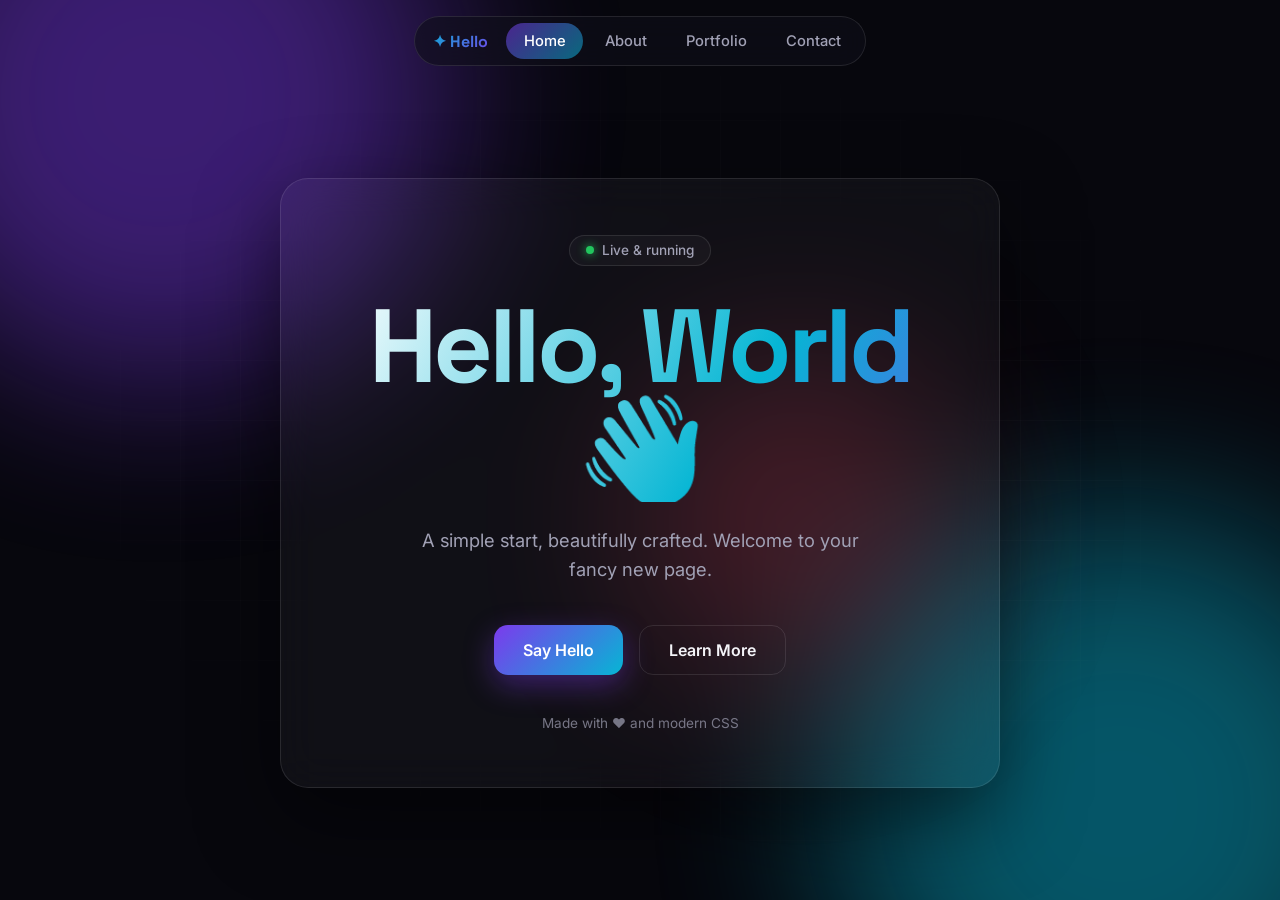
<file: index.html>
<!DOCTYPE html>
<html lang="en">
<head>
  <meta charset="UTF-8" />
  <meta name="viewport" content="width=device-width, initial-scale=1.0" />
  <title>Hello World</title>
  <link rel="preconnect" href="https://fonts.googleapis.com" />
  <link rel="preconnect" href="https://fonts.gstatic.com" crossorigin />
  <link href="https://fonts.googleapis.com/css2?family=Inter:wght@400;500;600&family=Space+Grotesk:wght@600;700&display=swap" rel="stylesheet" />
  <link rel="stylesheet" href="style.css" />
</head>
<body>
  <div class="blob one"></div>
  <div class="blob two"></div>
  <div class="blob three"></div>

  <nav>
    <a class="logo" href="index.html">✦ Hello</a>
    <a class="link active" href="index.html">Home</a>
    <a class="link" href="about.html">About</a>
    <a class="link" href="myportfolio.html">Portfolio</a>
    <a class="link" href="contact.html">Contact</a>
  </nav>

  <div class="page">
    <main>
      <span class="badge"><span class="dot"></span> Live &amp; running</span>
      <h1>Hello, World <span class="wave">👋</span></h1>
      <p class="lead">A simple start, beautifully crafted. Welcome to your fancy new page.</p>
      <div class="actions">
        <button class="btn btn-primary" id="greet">Say Hello</button>
        <a class="btn btn-ghost" href="about.html">Learn More</a>
      </div>
      <footer>Made with ❤️ and modern CSS</footer>
    </main>
  </div>

  <script>
    const greetings = ["Hello", "Hola", "Bonjour", "Ciao", "こんにちは", "Hallo", "Salaam", "Olá", "안녕하세요", "Namaste"];
    let i = 0;
    document.getElementById("greet").addEventListener("click", () => {
      i = (i + 1) % greetings.length;
      document.querySelector("h1").firstChild.textContent = greetings[i] + ", World ";
    });
  </script>
</body>
</html>
</file>
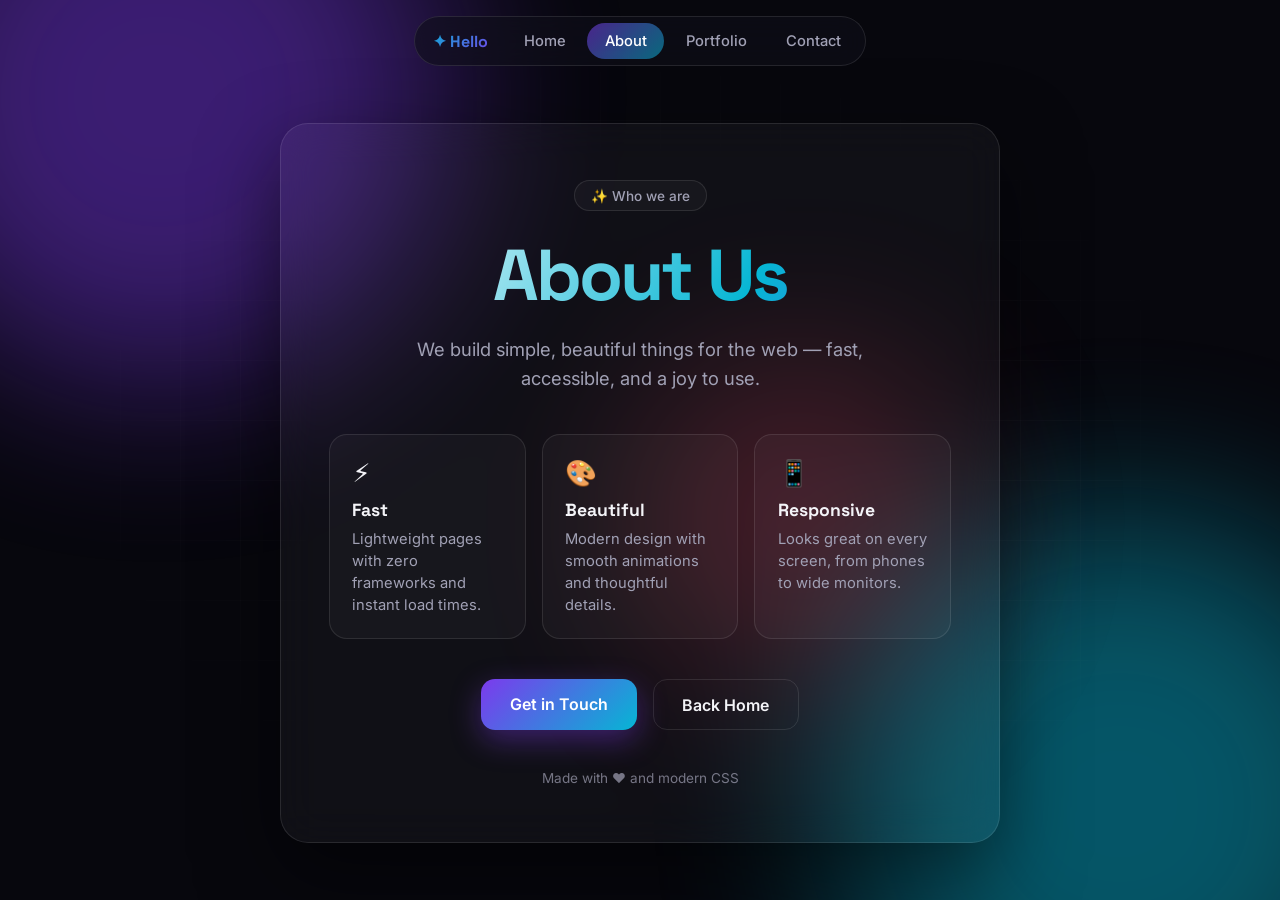
<file: about.html>
<!DOCTYPE html>
<html lang="en">
<head>
  <meta charset="UTF-8" />
  <meta name="viewport" content="width=device-width, initial-scale=1.0" />
  <title>About</title>
  <link rel="preconnect" href="https://fonts.googleapis.com" />
  <link rel="preconnect" href="https://fonts.gstatic.com" crossorigin />
  <link href="https://fonts.googleapis.com/css2?family=Inter:wght@400;500;600&family=Space+Grotesk:wght@600;700&display=swap" rel="stylesheet" />
  <link rel="stylesheet" href="style.css" />
</head>
<body>
  <div class="blob one"></div>
  <div class="blob two"></div>
  <div class="blob three"></div>

  <nav>
    <a class="logo" href="index.html">✦ Hello</a>
    <a class="link" href="index.html">Home</a>
    <a class="link active" href="about.html">About</a>
    <a class="link" href="myportfolio.html">Portfolio</a>
    <a class="link" href="contact.html">Contact</a>
  </nav>

  <div class="page">
    <main>
      <span class="badge">✨ Who we are</span>
      <h1 class="sm">About Us</h1>
      <p class="lead">We build simple, beautiful things for the web — fast, accessible, and a joy to use.</p>

      <div class="grid">
        <div class="feature">
          <div class="icon">⚡</div>
          <h3>Fast</h3>
          <p>Lightweight pages with zero frameworks and instant load times.</p>
        </div>
        <div class="feature">
          <div class="icon">🎨</div>
          <h3>Beautiful</h3>
          <p>Modern design with smooth animations and thoughtful details.</p>
        </div>
        <div class="feature">
          <div class="icon">📱</div>
          <h3>Responsive</h3>
          <p>Looks great on every screen, from phones to wide monitors.</p>
        </div>
      </div>

      <div class="actions">
        <a class="btn btn-primary" href="contact.html">Get in Touch</a>
        <a class="btn btn-ghost" href="index.html">Back Home</a>
      </div>
      <footer>Made with ❤️ and modern CSS</footer>
    </main>
  </div>
</body>
</html>
</file>
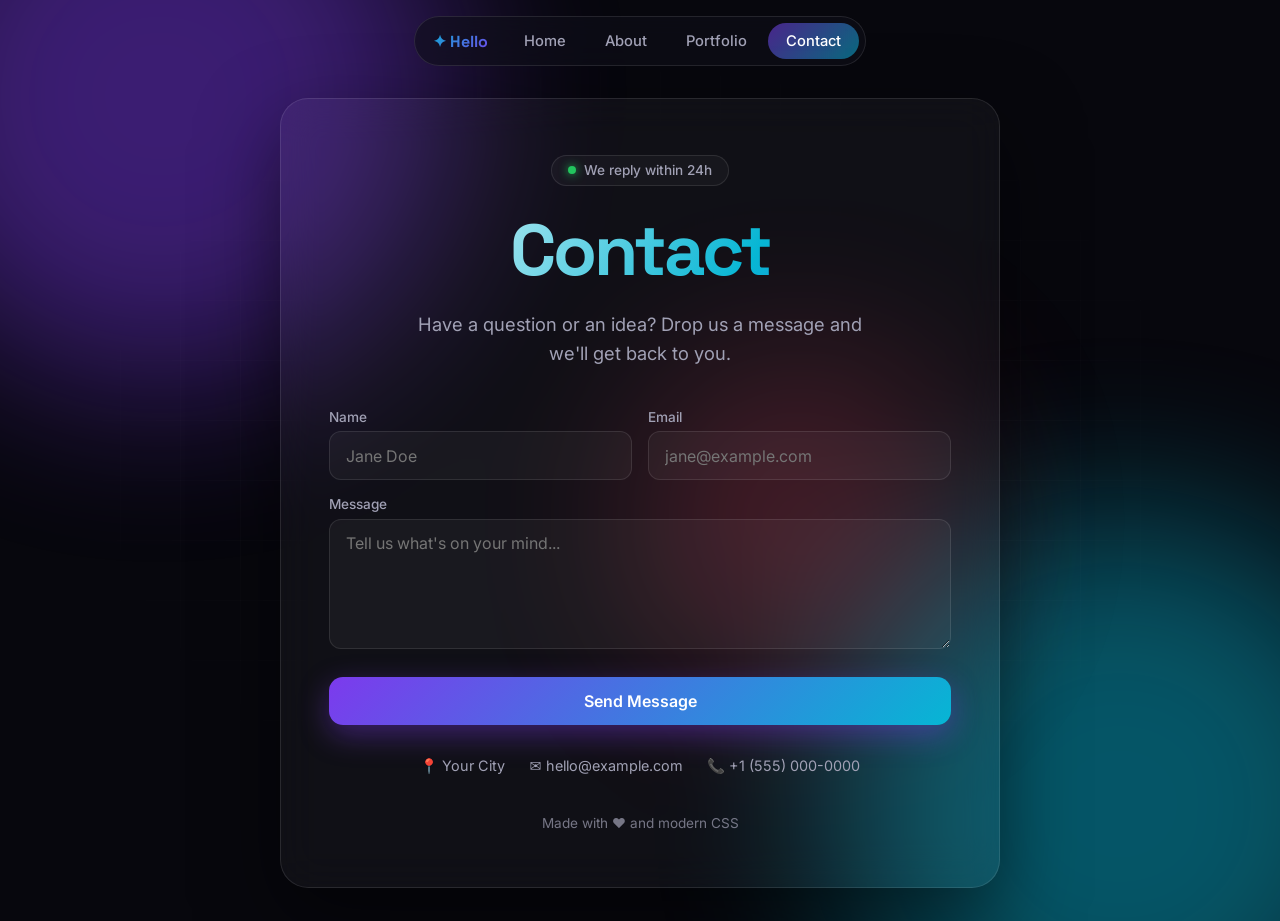
<file: contact.html>
<!DOCTYPE html>
<html lang="en">
<head>
  <meta charset="UTF-8" />
  <meta name="viewport" content="width=device-width, initial-scale=1.0" />
  <title>Contact Us</title>
  <link rel="preconnect" href="https://fonts.googleapis.com" />
  <link rel="preconnect" href="https://fonts.gstatic.com" crossorigin />
  <link href="https://fonts.googleapis.com/css2?family=Inter:wght@400;500;600&family=Space+Grotesk:wght@600;700&display=swap" rel="stylesheet" />
  <link rel="stylesheet" href="style.css" />
</head>
<body>
  <div class="blob one"></div>
  <div class="blob two"></div>
  <div class="blob three"></div>

  <nav>
    <a class="logo" href="index.html">✦ Hello</a>
    <a class="link" href="index.html">Home</a>
    <a class="link" href="about.html">About</a>
    <a class="link" href="myportfolio.html">Portfolio</a>
    <a class="link active" href="contact.html">Contact</a>
  </nav>

  <div class="page">
    <main>
      <span class="badge"><span class="dot"></span> We reply within 24h</span>
      <h1 class="sm">Contact</h1>
      <p class="lead">Have a question or an idea? Drop us a message and we'll get back to you.</p>

      <form id="contact-form">
        <div class="row">
          <div>
            <label for="name">Name</label>
            <input id="name" name="name" type="text" placeholder="Jane Doe" required />
          </div>
          <div>
            <label for="email">Email</label>
            <input id="email" name="email" type="email" placeholder="jane@example.com" required />
          </div>
        </div>
        <div>
          <label for="message">Message</label>
          <textarea id="message" name="message" placeholder="Tell us what's on your mind..." required></textarea>
        </div>
        <button class="btn btn-primary" type="submit">Send Message</button>
      </form>
      <div class="success" id="success">✅ Thanks! Your message has been received.</div>

      <div class="contact-info">
        <span>📍 Your City</span>
        <span>✉️ hello@example.com</span>
        <span>📞 +1 (555) 000-0000</span>
      </div>
      <footer>Made with ❤️ and modern CSS</footer>
    </main>
  </div>

  <script>
    // Demo only: no backend, so the form just shows a confirmation.
    document.getElementById("contact-form").addEventListener("submit", (e) => {
      e.preventDefault();
      e.target.reset();
      document.getElementById("success").classList.add("show");
    });
  </script>
</body>
</html>
</file>
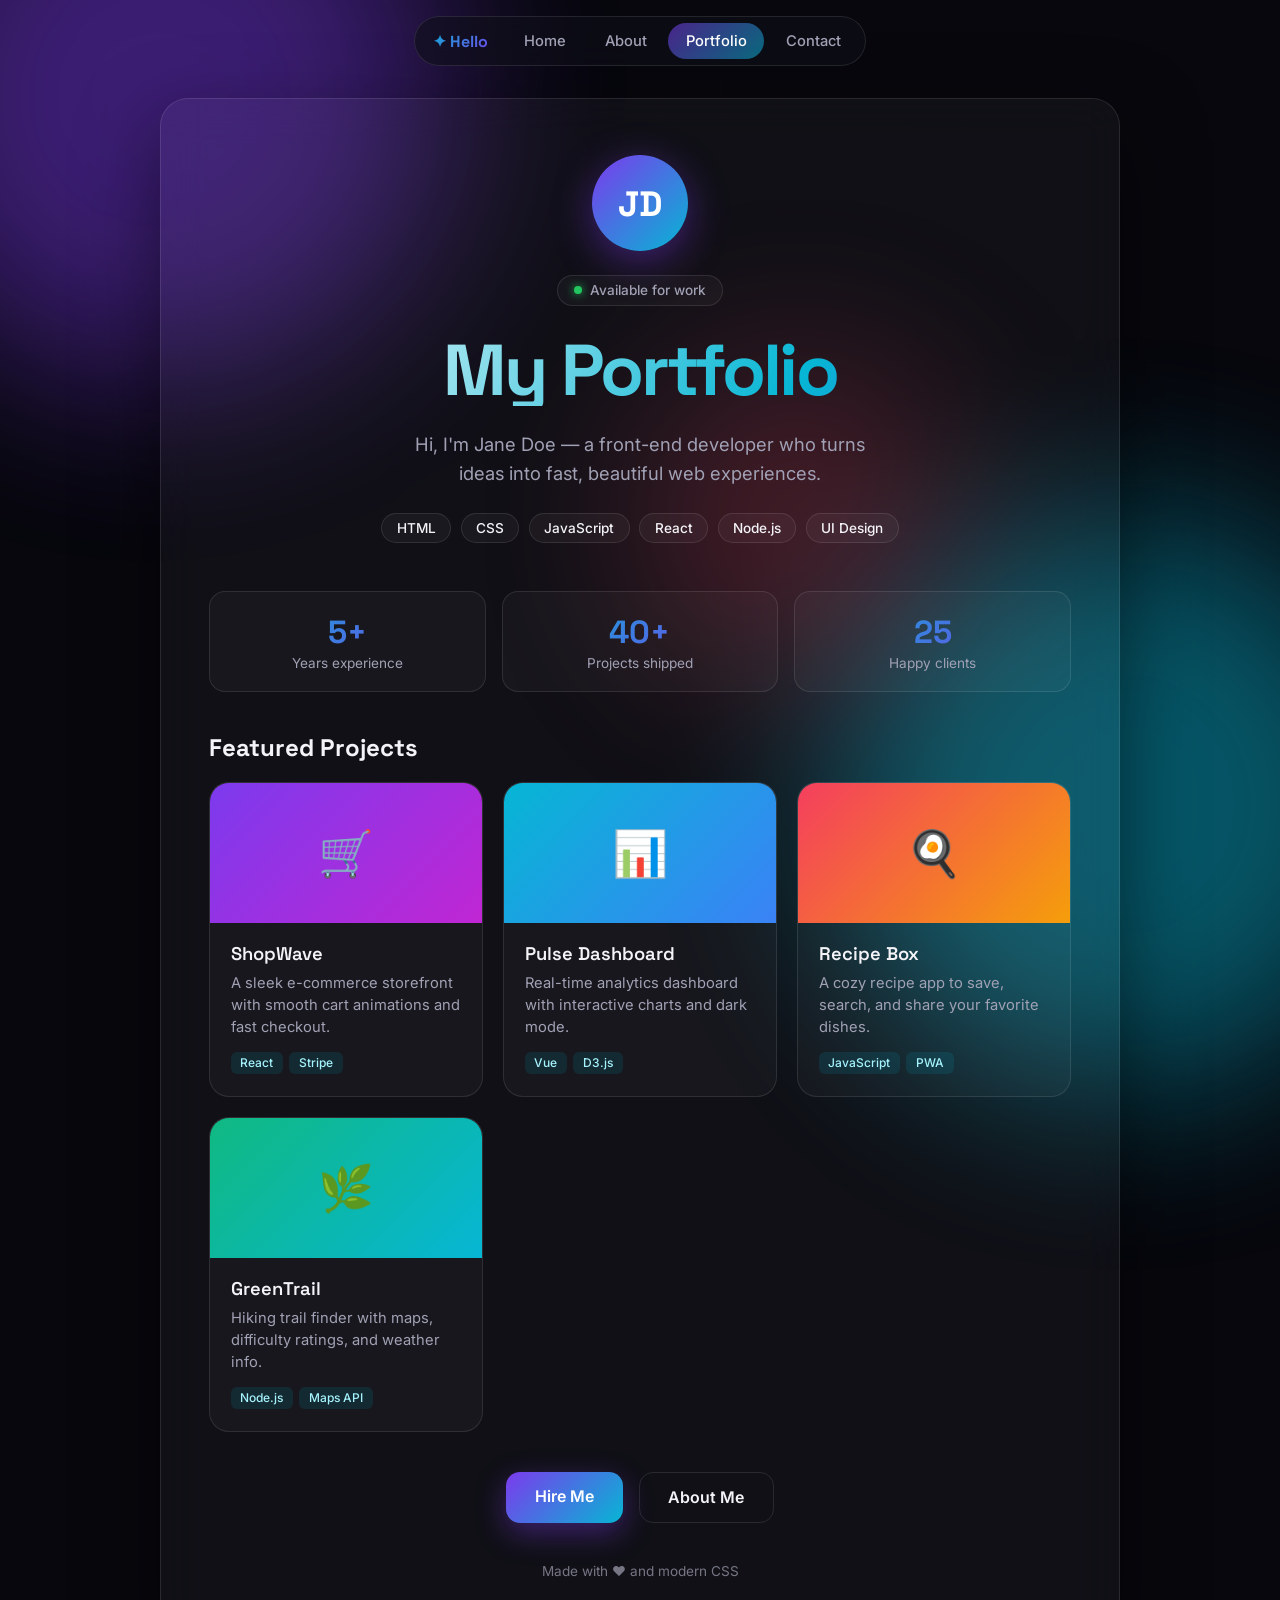
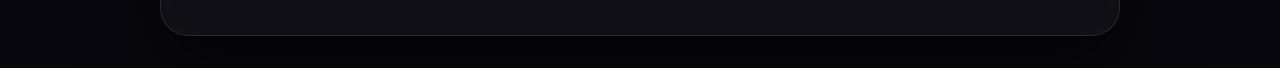
<file: myportfolio.html>
<!DOCTYPE html>
<html lang="en">
<head>
  <meta charset="UTF-8" />
  <meta name="viewport" content="width=device-width, initial-scale=1.0" />
  <title>My Portfolio</title>
  <link rel="preconnect" href="https://fonts.googleapis.com" />
  <link rel="preconnect" href="https://fonts.gstatic.com" crossorigin />
  <link href="https://fonts.googleapis.com/css2?family=Inter:wght@400;500;600&family=Space+Grotesk:wght@600;700&display=swap" rel="stylesheet" />
  <link rel="stylesheet" href="style.css" />
  <style>
    main.wide { max-width: 960px; }

    .avatar {
      width: 96px; height: 96px;
      margin: 0 auto 1.5rem;
      display: grid; place-items: center;
      font: 700 2.2rem "Space Grotesk", sans-serif;
      color: #fff;
      border-radius: 50%;
      background: linear-gradient(135deg, var(--c1), var(--c2));
      box-shadow: 0 10px 40px rgba(124, 58, 237, 0.45);
    }

    .skills {
      display: flex; flex-wrap: wrap; justify-content: center; gap: 0.6rem;
      margin: -1rem 0 3rem;
    }
    .skills span {
      padding: 0.4rem 0.9rem;
      font-size: 0.85rem; font-weight: 500;
      color: var(--text);
      border: 1px solid var(--border);
      border-radius: 999px;
      background: rgba(255, 255, 255, 0.04);
    }

    .section-title {
      font: 700 1.5rem "Space Grotesk", sans-serif;
      text-align: left;
      margin-bottom: 1.2rem;
    }

    .projects {
      display: grid;
      grid-template-columns: repeat(auto-fit, minmax(250px, 1fr));
      gap: 1.25rem;
      margin-bottom: 2.5rem;
      text-align: left;
    }
    .project {
      overflow: hidden;
      border: 1px solid var(--border);
      border-radius: 20px;
      background: rgba(255, 255, 255, 0.03);
      transition: transform 0.25s, border-color 0.25s;
    }
    .project:hover { transform: translateY(-5px); border-color: rgba(6, 182, 212, 0.5); }
    .project .thumb {
      height: 140px;
      display: grid; place-items: center;
      font-size: 2.8rem;
    }
    .thumb.t1 { background: linear-gradient(135deg, #7c3aed, #c026d3); }
    .thumb.t2 { background: linear-gradient(135deg, #06b6d4, #3b82f6); }
    .thumb.t3 { background: linear-gradient(135deg, #f43f5e, #f59e0b); }
    .thumb.t4 { background: linear-gradient(135deg, #10b981, #06b6d4); }
    .project .body { padding: 1.2rem 1.3rem 1.4rem; }
    .project h3 { font: 600 1.15rem "Space Grotesk", sans-serif; margin-bottom: 0.4rem; }
    .project p { font-size: 0.92rem; line-height: 1.5; color: var(--muted); margin-bottom: 0.9rem; }
    .tags { display: flex; flex-wrap: wrap; gap: 0.4rem; }
    .tags span {
      font-size: 0.75rem; font-weight: 500;
      padding: 0.2rem 0.6rem;
      color: #a5f3fc;
      background: rgba(6, 182, 212, 0.12);
      border-radius: 6px;
    }

    .stats {
      display: grid; grid-template-columns: repeat(3, 1fr); gap: 1rem;
      margin-bottom: 2.5rem;
    }
    .stat {
      padding: 1.2rem;
      border: 1px solid var(--border);
      border-radius: 16px;
      background: rgba(255, 255, 255, 0.03);
    }
    .stat strong {
      display: block;
      font: 700 2rem "Space Grotesk", sans-serif;
      background: linear-gradient(135deg, var(--c2), var(--c1));
      -webkit-background-clip: text; background-clip: text; color: transparent;
    }
    .stat span { font-size: 0.85rem; color: var(--muted); }

    @media (max-width: 480px) {
      .stats { grid-template-columns: 1fr; }
    }
  </style>
</head>
<body>
  <div class="blob one"></div>
  <div class="blob two"></div>
  <div class="blob three"></div>

  <nav>
    <a class="logo" href="index.html">✦ Hello</a>
    <a class="link" href="index.html">Home</a>
    <a class="link" href="about.html">About</a>
    <a class="link active" href="myportfolio.html">Portfolio</a>
    <a class="link" href="contact.html">Contact</a>
  </nav>

  <div class="page">
    <main class="wide">
      <div class="avatar">JD</div>
      <span class="badge"><span class="dot"></span> Available for work</span>
      <h1 class="sm">My Portfolio</h1>
      <p class="lead">Hi, I'm Jane Doe — a front-end developer who turns ideas into fast, beautiful web experiences.</p>

      <div class="skills">
        <span>HTML</span><span>CSS</span><span>JavaScript</span>
        <span>React</span><span>Node.js</span><span>UI Design</span>
      </div>

      <div class="stats">
        <div class="stat"><strong>5+</strong><span>Years experience</span></div>
        <div class="stat"><strong>40+</strong><span>Projects shipped</span></div>
        <div class="stat"><strong>25</strong><span>Happy clients</span></div>
      </div>

      <h2 class="section-title">Featured Projects</h2>
      <div class="projects">
        <article class="project">
          <div class="thumb t1">🛒</div>
          <div class="body">
            <h3>ShopWave</h3>
            <p>A sleek e-commerce storefront with smooth cart animations and fast checkout.</p>
            <div class="tags"><span>React</span><span>Stripe</span></div>
          </div>
        </article>
        <article class="project">
          <div class="thumb t2">📊</div>
          <div class="body">
            <h3>Pulse Dashboard</h3>
            <p>Real-time analytics dashboard with interactive charts and dark mode.</p>
            <div class="tags"><span>Vue</span><span>D3.js</span></div>
          </div>
        </article>
        <article class="project">
          <div class="thumb t3">🍳</div>
          <div class="body">
            <h3>Recipe Box</h3>
            <p>A cozy recipe app to save, search, and share your favorite dishes.</p>
            <div class="tags"><span>JavaScript</span><span>PWA</span></div>
          </div>
        </article>
        <article class="project">
          <div class="thumb t4">🌿</div>
          <div class="body">
            <h3>GreenTrail</h3>
            <p>Hiking trail finder with maps, difficulty ratings, and weather info.</p>
            <div class="tags"><span>Node.js</span><span>Maps API</span></div>
          </div>
        </article>
      </div>

      <div class="actions">
        <a class="btn btn-primary" href="contact.html">Hire Me</a>
        <a class="btn btn-ghost" href="about.html">About Me</a>
      </div>
      <footer>Made with ❤️ and modern CSS</footer>
    </main>
  </div>
</body>
</html>
</file>
<file: style.css>
:root {
  --bg: #07070d;
  --text: #f4f4f8;
  --muted: #a1a1b5;
  --card: rgba(255, 255, 255, 0.04);
  --border: rgba(255, 255, 255, 0.1);
  --c1: #7c3aed;
  --c2: #06b6d4;
  --c3: #f43f5e;
}

* { margin: 0; padding: 0; box-sizing: border-box; }

body {
  min-height: 100vh;
  font-family: "Inter", system-ui, sans-serif;
  background: var(--bg);
  color: var(--text);
  display: flex;
  flex-direction: column;
  align-items: center;
  overflow-x: hidden;
  position: relative;
}

/* Animated gradient blobs */
.blob {
  position: fixed;
  width: 45vmax;
  height: 45vmax;
  border-radius: 50%;
  filter: blur(90px);
  opacity: 0.45;
  z-index: 0;
  animation: float 18s ease-in-out infinite;
}
.blob.one   { background: var(--c1); top: -15vmax; left: -10vmax; }
.blob.two   { background: var(--c2); bottom: -15vmax; right: -10vmax; animation-delay: -6s; }
.blob.three { background: var(--c3); top: 40%; left: 50%; width: 25vmax; height: 25vmax; opacity: 0.25; animation-delay: -12s; }

@keyframes float {
  0%, 100% { transform: translate(0, 0) scale(1); }
  33%      { transform: translate(6vw, 4vh) scale(1.1); }
  66%      { transform: translate(-4vw, 6vh) scale(0.95); }
}

/* Subtle grid overlay */
body::before {
  content: "";
  position: fixed;
  inset: 0;
  background-image:
    linear-gradient(var(--border) 1px, transparent 1px),
    linear-gradient(90deg, var(--border) 1px, transparent 1px);
  background-size: 60px 60px;
  mask-image: radial-gradient(ellipse at center, black 20%, transparent 70%);
  -webkit-mask-image: radial-gradient(ellipse at center, black 20%, transparent 70%);
  opacity: 0.35;
  z-index: 1;
  pointer-events: none;
}

/* Navigation */
nav {
  position: sticky;
  top: 1rem;
  z-index: 10;
  display: flex;
  align-items: center;
  gap: 0.25rem;
  margin: 1rem 1rem 0;
  padding: 0.4rem;
  background: rgba(15, 15, 25, 0.6);
  border: 1px solid var(--border);
  border-radius: 999px;
  backdrop-filter: blur(16px);
  -webkit-backdrop-filter: blur(16px);
}
nav .logo {
  font-family: "Space Grotesk", sans-serif;
  font-weight: 700;
  padding: 0 0.9rem 0 0.7rem;
  background: linear-gradient(135deg, var(--c2), var(--c1));
  -webkit-background-clip: text;
  background-clip: text;
  color: transparent;
  text-decoration: none;
}
nav a.link {
  padding: 0.55rem 1.1rem;
  font-size: 0.92rem;
  font-weight: 500;
  color: var(--muted);
  text-decoration: none;
  border-radius: 999px;
  transition: color 0.2s, background 0.2s;
}
nav a.link:hover { color: var(--text); background: rgba(255, 255, 255, 0.06); }
nav a.link.active {
  color: #fff;
  background: linear-gradient(135deg, rgba(124, 58, 237, 0.55), rgba(6, 182, 212, 0.55));
}

.page {
  flex: 1;
  display: grid;
  place-items: center;
  width: 100%;
  padding: 2rem 1rem;
}

main {
  position: relative;
  z-index: 2;
  text-align: center;
  padding: 3.5rem 3rem;
  width: 100%;
  max-width: 720px;
  background: var(--card);
  border: 1px solid var(--border);
  border-radius: 28px;
  backdrop-filter: blur(20px);
  -webkit-backdrop-filter: blur(20px);
  box-shadow: 0 30px 80px rgba(0, 0, 0, 0.5);
  animation: rise 1s cubic-bezier(.2, .8, .2, 1) both;
}

@keyframes rise {
  from { opacity: 0; transform: translateY(30px) scale(0.97); }
  to   { opacity: 1; transform: none; }
}

.badge {
  display: inline-flex;
  align-items: center;
  gap: 0.5rem;
  padding: 0.4rem 1rem;
  font-size: 0.85rem;
  font-weight: 500;
  color: var(--muted);
  border: 1px solid var(--border);
  border-radius: 999px;
  background: rgba(255, 255, 255, 0.03);
  margin-bottom: 1.75rem;
}
.badge .dot {
  width: 8px; height: 8px; border-radius: 50%;
  background: #22c55e;
  box-shadow: 0 0 10px #22c55e;
  animation: pulse 2s infinite;
}
@keyframes pulse { 50% { opacity: 0.4; } }

h1 {
  font-family: "Space Grotesk", sans-serif;
  font-size: clamp(3rem, 11vw, 6.5rem);
  font-weight: 700;
  line-height: 1;
  letter-spacing: -0.04em;
  background: linear-gradient(120deg, #fff 0%, var(--c2) 35%, var(--c1) 65%, var(--c3) 100%);
  background-size: 200% auto;
  -webkit-background-clip: text;
  background-clip: text;
  color: transparent;
  animation: shine 6s linear infinite;
}
h1.sm { font-size: clamp(2.5rem, 8vw, 4.5rem); }
@keyframes shine { to { background-position: 200% center; } }

.wave {
  display: inline-block;
  -webkit-text-fill-color: initial;
  animation: wave 2.5s ease-in-out infinite;
  transform-origin: 70% 70%;
}
@keyframes wave {
  0%, 60%, 100% { transform: rotate(0); }
  10%, 30% { transform: rotate(14deg); }
  20% { transform: rotate(-8deg); }
  40% { transform: rotate(-4deg); }
  50% { transform: rotate(10deg); }
}

p.lead {
  margin: 1.5rem auto 2.5rem;
  max-width: 38ch;
  font-size: 1.15rem;
  line-height: 1.6;
  color: var(--muted);
}

.actions {
  display: flex;
  gap: 1rem;
  justify-content: center;
  flex-wrap: wrap;
}

.btn {
  display: inline-block;
  padding: 0.9rem 1.8rem;
  font: 600 1rem "Inter", sans-serif;
  border-radius: 14px;
  cursor: pointer;
  text-decoration: none;
  transition: transform 0.2s, box-shadow 0.2s, background 0.2s;
}
.btn-primary {
  color: #fff;
  border: none;
  background: linear-gradient(135deg, var(--c1), var(--c2));
  box-shadow: 0 10px 30px rgba(124, 58, 237, 0.4);
}
.btn-primary:hover {
  transform: translateY(-3px);
  box-shadow: 0 16px 40px rgba(6, 182, 212, 0.45);
}
.btn-ghost {
  color: var(--text);
  background: transparent;
  border: 1px solid var(--border);
}
.btn-ghost:hover {
  background: rgba(255, 255, 255, 0.06);
  transform: translateY(-3px);
}

/* Feature cards (About) */
.grid {
  display: grid;
  grid-template-columns: repeat(auto-fit, minmax(180px, 1fr));
  gap: 1rem;
  margin: 0 0 2.5rem;
  text-align: left;
}
.feature {
  padding: 1.4rem;
  border: 1px solid var(--border);
  border-radius: 18px;
  background: rgba(255, 255, 255, 0.03);
  transition: transform 0.25s, border-color 0.25s;
}
.feature:hover { transform: translateY(-4px); border-color: rgba(6, 182, 212, 0.5); }
.feature .icon { font-size: 1.6rem; margin-bottom: 0.7rem; }
.feature h3 { font-family: "Space Grotesk", sans-serif; font-size: 1.1rem; margin-bottom: 0.4rem; }
.feature p { font-size: 0.92rem; line-height: 1.5; color: var(--muted); }

/* Contact form */
form { display: grid; gap: 1rem; text-align: left; }
.row { display: grid; grid-template-columns: 1fr 1fr; gap: 1rem; }
label { display: block; font-size: 0.85rem; font-weight: 500; color: var(--muted); margin-bottom: 0.4rem; }
input, textarea {
  width: 100%;
  padding: 0.85rem 1rem;
  font: 400 1rem "Inter", sans-serif;
  color: var(--text);
  background: rgba(255, 255, 255, 0.04);
  border: 1px solid var(--border);
  border-radius: 12px;
  outline: none;
  transition: border-color 0.2s, box-shadow 0.2s;
}
textarea { min-height: 130px; resize: vertical; }
input:focus, textarea:focus {
  border-color: var(--c2);
  box-shadow: 0 0 0 4px rgba(6, 182, 212, 0.15);
}
form .btn { width: 100%; margin-top: 0.5rem; }
.success {
  display: none;
  margin-top: 1rem;
  padding: 0.9rem;
  text-align: center;
  color: #86efac;
  border: 1px solid rgba(34, 197, 94, 0.4);
  border-radius: 12px;
  background: rgba(34, 197, 94, 0.08);
}
.success.show { display: block; animation: rise 0.5s both; }

.contact-info {
  display: flex;
  justify-content: center;
  gap: 1.5rem;
  flex-wrap: wrap;
  margin-top: 2rem;
  font-size: 0.9rem;
  color: var(--muted);
}

footer {
  margin-top: 2.5rem;
  font-size: 0.85rem;
  color: var(--muted);
  opacity: 0.7;
}

@media (max-width: 480px) {
  main { padding: 2.5rem 1.25rem; }
  .actions .btn { width: 100%; }
  .row { grid-template-columns: 1fr; }
  nav a.link { padding: 0.5rem 0.8rem; }
  nav .logo { display: none; }
}

@media (prefers-reduced-motion: reduce) {
  *, *::before { animation: none !important; }
}
</file>
